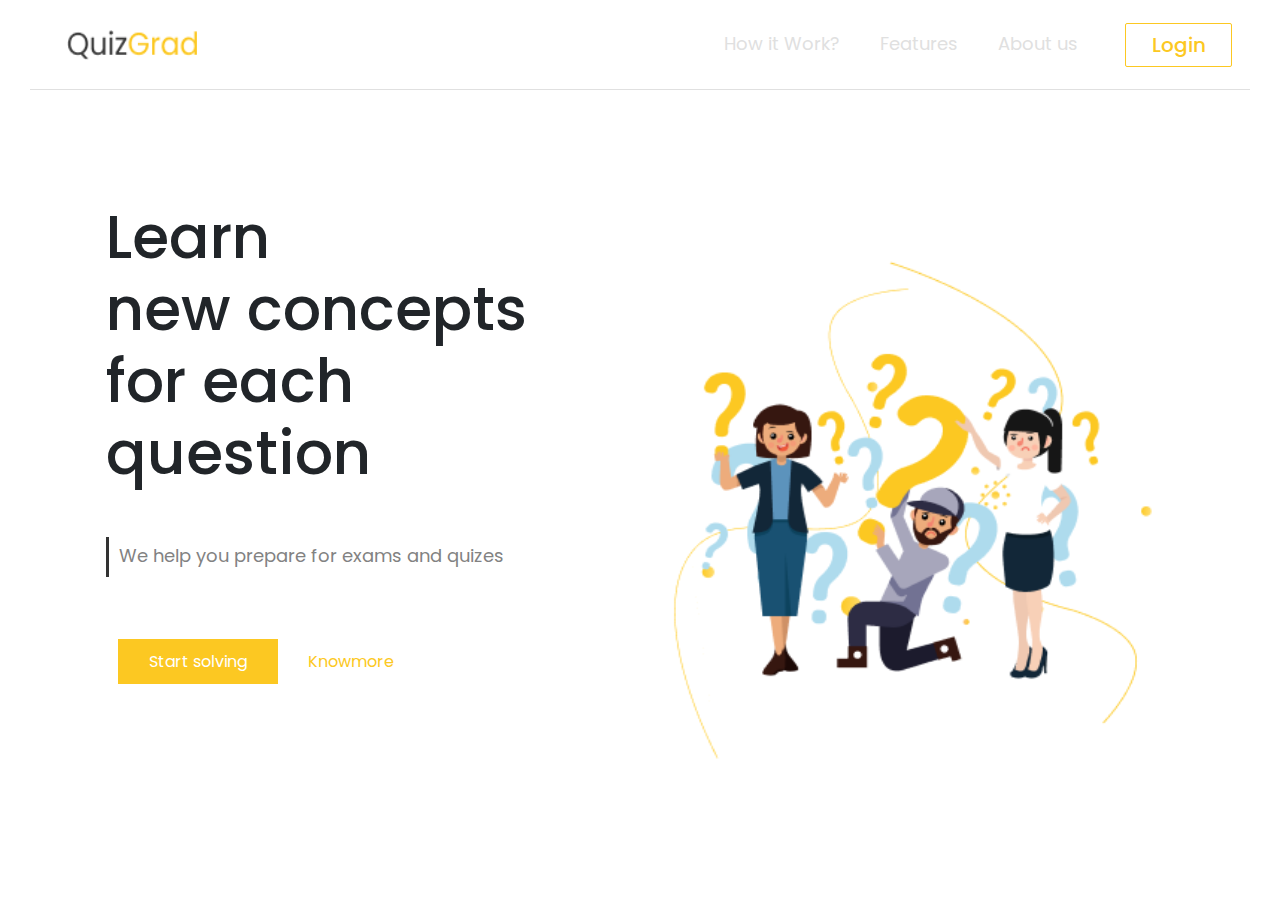
<file: index.html>
<!DOCTYPE html>
<html lang="en">

<head>
    <meta charset="UTF-8">
    <meta name="viewport" content="width=device-width, initial-scale=1.0">
    <link rel="stylesheet" href="style.css">
    <link href="https://cdn.jsdelivr.net/npm/bootstrap@5.3.3/dist/css/bootstrap.min.css" rel="stylesheet"
        integrity="sha384-QWTKZyjpPEjISv5WaRU9OFeRpok6YctnYmDr5pNlyT2bRjXh0JMhjY6hW+ALEwIH" crossorigin="anonymous">
    <link rel="stylesheet" href="https://cdnjs.cloudflare.com/ajax/libs/font-awesome/6.5.2/css/all.min.css"
        integrity="sha512-SnH5WK+bZxgPHs44uWIX+LLJAJ9/2PkPKZ5QiAj6Ta86w+fsb2TkcmfRyVX3pBnMFcV7oQPJkl9QevSCWr3W6A=="
        crossorigin="anonymous" referrerpolicy="no-referrer" />
    <title>Quiz Application</title>
</head>

<body>
    <div class="main">
        <!-- loader -->
        <section class="loading ">
            <div class="loading-bar">
                <span id="one"></span>
                <span id="two"></span>
                <span id="three"></span>
                <span id="four"></span>
            </div>
        </section>
        <!-- side bar  -->
<header class="sidebar">
    <div class="close-icon" onclick="closeModal();">
        <i class="fa-solid fa-xmark "></i>
    </div>
    <div class="d-flex align-items-center flex-column side-box">
        <div class="container d-flex justify-content-center sidebar-logo bg-white ">
            <img src="assest/Image/QuizGrad.png" alt="">
        </div>
        <div class="side-nav ">  
            <ul class="list">
                <li>How it Work?</li>
                <li>Features</li>
                <li>About us</li>
            </ul>
        </div>
    </div>
</header>     
<!-- nav bar         -->
        <header>
            <div class="container-fluid h-100 d-flex align-items-center">
                <div class="side-bar" onclick="openModal();" >
                    <i class="fa-solid fa-bars" ></i>
                </div>
                <div class="logo-box">
                    <img src="assest/Image/QuizGrad.png" alt="">
                    
                </div>
                
                <div class="nav-list d-flex  justify-content-end">
                    <ul class="d-flex ">
                        <li>How it Work?</li>
                        <li>Features</li>
                        <li>About us</li>
                    </ul>
                </div>
                <div class="nav-btn">
                    <a href="assest/Login/login.html">Login</a>
                    <!-- <button id="login-btn" ">Login</button> -->
                </div>

            </div>
        </header>
        <!-- hero section  -->
        <section class="hero-sec d-flex justify-content-center align-items-center">
            <div class="container row h-100 d-flex align-items-center gap-3">
                <div class=" col h-75">
                    <div class="container title-box d-flex flex-column h-100 ">
                        <div class="title">
                            <h1>Learn <br> new concepts <br> for each question</h1>
                        </div>
                        <div class="discription d-flex align-items-center">
                            <p>We help you prepare for exams and quizes</p>
                        </div>
                        <div class="container hero-sec-btn">
                            <div class="start-btn">
                                <a href="assest/Login/login.html">Start solving</a>
                            </div>
                            <div class="know-link">
                                <a href="assest/Login/login.html">
                                    <i class="fa fa-caret-down" aria-hidden="true"></i>
                                    Knowmore
                                </a>
                            </div>
                        </div>
                    </div>

                </div>
                <div class="image-box col  ">
                    <div class="container h-100 d-flex justify-content-center">
                        <img class="hero-img" src="assest/Image/Group 118.png" alt="">
                    </div>
                </div>
            </div>
        </section>
    </div>



    <script src="app.js"></script>
</body>

</html>
</file>
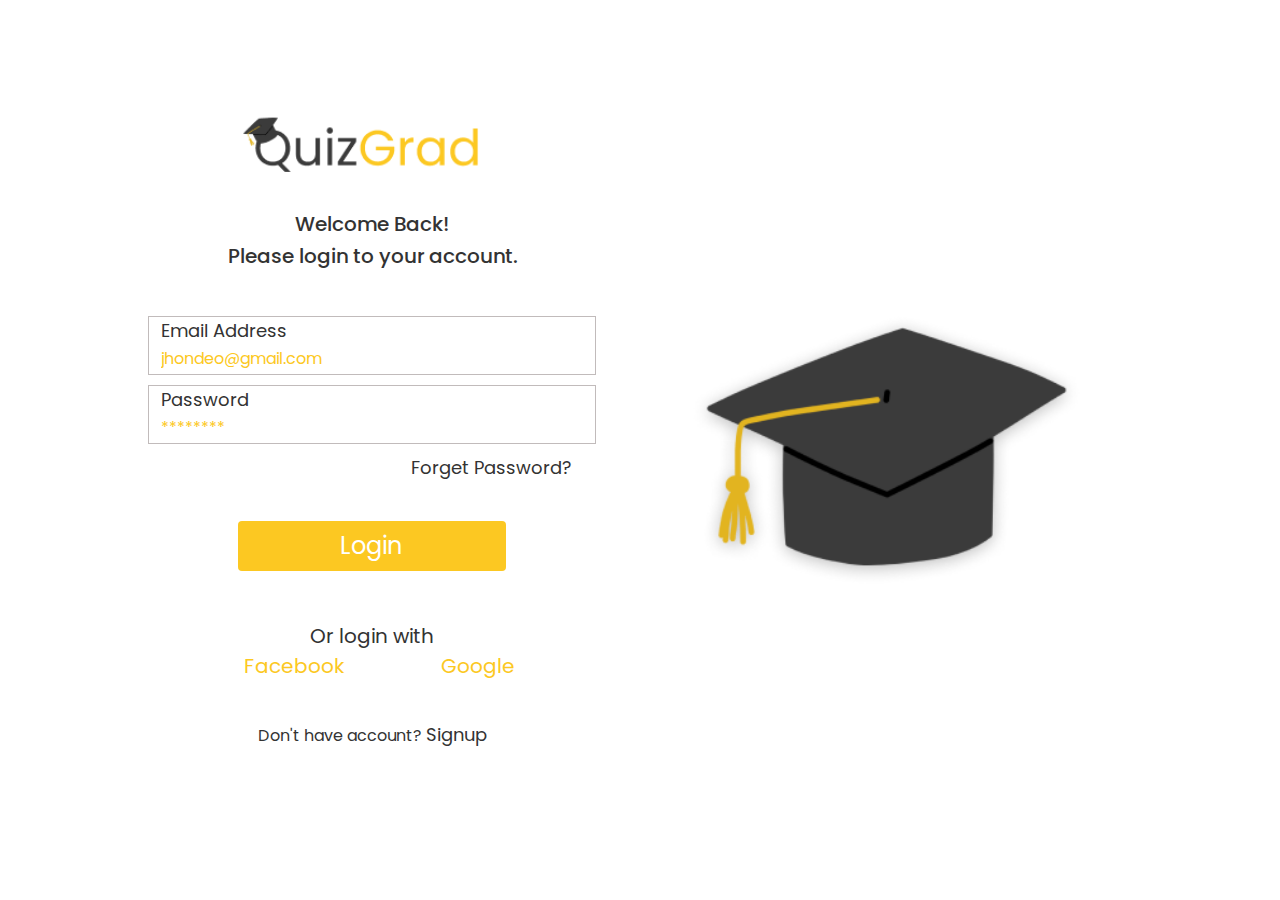
<file: assest/Login/login.html>
<!DOCTYPE html>
<html lang="en">
<head>
    <meta charset="UTF-8">
    <meta name="viewport" content="width=device-width, initial-scale=1.0">
    <link rel="stylesheet" href="login.css">
        <!-- bootstrap css link  -->
        <link rel="stylesheet" href="https://cdn.jsdelivr.net/npm/bootstrap@5.3.3/dist/css/bootstrap.min.css">
        <!-- FontAwesome css link  -->
    <link rel="stylesheet" href="https://cdnjs.cloudflare.com/ajax/libs/font-awesome/6.5.2/css/all.min.css"
        integrity="sha512-SnH5WK+bZxgPHs44uWIX+LLJAJ9/2PkPKZ5QiAj6Ta86w+fsb2TkcmfRyVX3pBnMFcV7oQPJkl9QevSCWr3W6A=="
        crossorigin="anonymous" referrerpolicy="no-referrer" />
    <title>Login</title>
</head>
<body>
    <section class="loading ">
        <div class="loading-bar">
            <span id="one"></span>
            <span id="two"></span>
            <span id="three"></span>
            <span id="four"></span>
        </div>
    </section>
    <div class="main w-100 row d-flex align-items-center justify-content-center">
            <section class=" d-flex flex-column box">    
                <div class="container d-flex align-items-center justify-content-center">
                    <img class="title" src="../Image/Group 114.png" alt="">
                </div>
                <div class="container text-center">
                    <h5>Welcome Back!</h5>
                    <h5>Please login to your account.</h5>
                </div>
                <div class="container ">
                    <form action="">
                        <!-- <div class="container input-box">
                            <span>User Name</span>
                            <input type="text" placeholder="Enter your Name" id="username">
                        </div> -->
                        <div class="container input-box">
                            <span>Email Address</span>
                            <input type="email" placeholder="jhondeo@gmail.com" id="loginEmail">
                        </div>
                        <div class="container input-box">
                            <span>Password</span>
                            <div class="d-flex">
                                <input type="password"  placeholder="********" id="loginPassword" class="password">
                                <div id="eye-icon" onclick="showHide();">
                                    <i class="fa-solid fa-eye-slash"></i>
                                </div>
                            </div>
                        </div>
                        <div class="container d-flex align-items-center ">
                            <p class="login-error"></p>
                            <div class="container d-flex justify-content-end">
                                <a href="#" class="Forget-link">Forget Password?</a>
                            </div>
                        </div>
                    </form>
                </div>
                <div class="container d-flex justify-content-evenly"> 
                    <button class="login-btn" onclick="login();">Login</button>
                    <!-- <button class="signup-btn">Login</button> -->
                </div>
                <div class="container social-login-link">
                    <span class="social-text d-block text-center">Or login with</span>
                  <div class="d-flex justify-content-evenly" >
                    <a href="https://www.facebook.com" target="_blank" class="social-link"><i class="fa-brands fa-facebook"></i>Facebook
                    </a>
                    <a href="https://www.google.com" target="_blank" class="social-link"><i class="fa-brands fa-google"></i>Google
                    </a>
                  </div>
                </div>
                <div class="container d-flex justify-content-center">
                    <label for="signup-link">
                        Don't have account?
                       <a href="../Signup/signup.html" class="signup-link">Signup</a>
                   </label>
                </div>
            </section>
            <section class="d-flex align-items-center justify-content-center box2">
                <img src="../Image/Hands Graduate.png" class="signup-side-img" alt="">
            </section>
    </div>












    <script src="../../app.js"></script>
</body>
</html>
</file>
<file: style.css>
@import url('https://fonts.googleapis.com/css2?family=Poppins:ital,wght@0,100;0,200;0,300;0,400;0,500;0,600;0,700;0,800;0,900;1,100;1,200;1,300;1,400;1,500;1,600;1,700;1,800;1,900&display=swap');

* {
    padding: 0;
    margin: 0;
    box-sizing: border-box;
    font-family: 'Poppins', sans-serif;
}

body {
    width: 100%;
    height: 100Vh;
    color: #333333;
    background-color: #f7f1e3;
}

.main {
    width: 100%;
    height: 100%;
    overflow: hidden;

}

/* side bar work  */
.sidebar {
    height: 100%;
    width: 100%;
    display: none;
    justify-content: center;
    background-color: #fcc822;
}
.side-box {
    padding: 60px 0px;
    
}
.side-nav {
    padding: 20px 0px;
}
.sidebar-logo {
    padding: 10px 20px;
    border-radius: 20px;
}

.list li {
    list-style: none;
    font-size: 20px;
    /* color: #ffffff; */
    color: #000;
    /* margin-right: 40px; */
    margin-top: 20px;
    cursor: pointer;
}

.list li:hover {
    background: #f7f1e3;
    padding: 0px 12px;
    border-radius: 18px;
}
.close-icon i {
    position: relative;
    top: 20px;
    left: 270px;
    font-size: 30px;
    cursor: pointer;
    /* background-color: #333; */
}

/*      nav-bar work  */

header {
    width: 100%;
    height: 10%;
    padding: 0px 30px;
    /* background-color: aquamarine; */
}

.container-fluid {
    /* background-color: aqua; */
    border-bottom: 1px solid #E0E0E0;
    padding: 40px 0px;

}

.side-bar i {
    font-size: 30px;
    display: none;
}

.logo-box {
    /* background-color: blue; */
    width: 15%;
    display: flex;
    justify-content: center;
    cursor: pointer;
    border-radius: 20px;
    padding: 6px;
}

.logo-box img {
    width: 130px;
    height: 30px;
}

.nav-list {
    width: 75%;
    /* background-color: bisque; */
    /* text-align:  center; */
}

.nav-list ul li {
    list-style: none;
    font-size: 18px;
    color: #E0E0E0;
    /* color: #000; */
    margin-right: 40px;
    margin-top: 14px;
    cursor: pointer;
}

.nav-list ul li:hover {
    border-bottom: 1px solid #fcc822;
    transition: 0.5s ease-in-out;
}

.nav-btn {
    width: 10%;
    display: flex;
    justify-content: center;
}

.nav-btn a {
    border: 1px solid #fcc822;
    border-radius: 2px;
    outline: none;
    padding: 6px 26px;
    background-color: transparent;
    font-size: 20px;
    font-weight: 500;
    color: #fcc822;
    text-decoration: none;
}

.nav-btn a:hover {
    background-color: #fcc822;
    color: #333333;
}


/* hero section working  */

.hero-sec {
    height: 90%;

}

.title-box {
    padding: 10px;
    gap: 40px;
    line-height: 30px;
}

.title h1 {
    font-size: 60px;
}

.discription {
    height: 40px;
    padding: 14px 0px 0px 10px;
    border-left: 3px solid #333;
    color: #828282;
}

.discription p {
    font-size: 18px;
}

.hero-sec-btn {
    display: flex;
    font-size: 16px;
    padding: 30px 0px 0px 0px;
}

.hero-sec-btn a {
    text-decoration: none;
    color: #ffffff;
}

.start-btn a {
    background-color: #fcc822;
    color: #ffffff;
    padding: 10px 30px;
    border: 1px solid #fcc822;

}

.start-btn a:hover {
    background: transparent;
    color: #fcc822;
}

.know-link a {
    color: #fcc822 !important;
    padding: 10px 30px;
}

.hero-img {
    width: 570px;
    height: 530px;
}
/* loader bar */
.loading {
    background: #ffffff;
    height: 100vh;
    /* width: 100%; */
    display: none;
    justify-content: center;
    align-items: center;
}

.loading-bar {
    position: relative;
    width: 200px;
    height: 200px;

}

.loading-bar span {
    position: absolute;
    border: none;
    display: block;
    height: 20%;
    width: 20%;
    border-radius: 50%;
    animation: speed 2s infinite ease-in-out;
}

#one {
    background: #333333;
    animation-delay: 1.5s;
}

#two {
    background: #fcc822;
    animation-delay: 1s;
}

#three {
    background: #333333;
    animation-delay: 0.5s;
}

#four {
    background: #fcc822;
}@keyframes speed {
    0% {
        transform: translate(0%);
        border-radius: 40%;
    }

    25% {
        transform: translate(150%) scale(0.5);
        border-radius: 0%;
    }

    50% {
        transform: translate(150%, 150%);
        border-radius: 40%;
    }

    75% {
        transform: translate(0%, 150%) scale(0.5);
        border-radius: 0%;
    }
}


@media (max-width: 668px) {
    .main {
        overflow-y: scroll;
    }
    .nav-list ul li {
        display: none;
    }

    .logo-box {
        position: relative;
        left: 50px;
    }

    .title h1 {
        font-size: 40px;
        margin-top: 20px;
    }
    .side-bar i {
        display: block;
    }
    .hero-sec-btn {
        display: block ;
        
    }
    .start-btn {
        margin-bottom: 20px;
    }
    .nav-btn {
        width: 6%;
        padding: 10px;
    }
    .nav-btn a { 
        padding: 6px 20px;
    }
    .hero-img {
        width: 400px;
    height: 400px;
    }

    

}
</file>
<file: assest/Login/login.css>
@import url('https://fonts.googleapis.com/css2?family=Roboto:ital,wght@0,100;0,300;0,400;0,500;0,700;0,900;1,100;1,300;1,400;1,500;1,700;1,900&display=swap');
@import url('https://fonts.googleapis.com/css2?family=Poppins:ital,wght@0,100;0,200;0,300;0,400;0,500;0,600;0,700;0,800;0,900;1,100;1,200;1,300;1,400;1,500;1,600;1,700;1,800;1,900&display=swap');
* {
    padding: 0;
    margin: 0;
    box-sizing: border-box;
    font-family: 'Poppins', sans-serif;
    color: #333333;
} 
.main {
    height: 100vh;
    overflow: hidden;
}
.main section {
    padding: 10px;
    height: 80vh;
    padding: 20px;
    width: 40%;
}
.box{
    gap: 40px;
}
.title {
    width: 60%;
}
.input-box {
    border: 1px solid #c1bbbb;
    /* padding: 6px 10px 6px 6px; */
    margin-bottom: 10px;
    /* border-radius: 4px; */
}
.input-box:focus-within {
    border-left: 4px solid #fcc822;

}
form {
    font-family: "Roboto", Poppins;
}
form input {
    width: 100%;
    height: 30px;
    border: none;
    outline: none;
    color: #fcc822;
    background: transparent;
    font-size: 16px;
    padding: 0;
}
form input::placeholder {
    color: #fcc822;
}
.input-box span {
 font-size: 18px;
 font-weight: 400;
}
.form-check {
    margin-top: 20px;
}
.Forget-link {
    color: #333333;
    text-decoration: none;
    font-size: 18px;

}
.Forget-link:hover {
    color: #fcc822;
    text-decoration: underline;
}
.login-error {
    color: red;
    font-size: 18px;
}
.signup-link {
    color: #333333;
    text-decoration: none;
    font-size: 18px;
    /* margin-bottom: 15px; */
}

.signup-link:hover {
    color: #fcc822;
    text-decoration: underline;
}
/* .checkbox {
    accent-color: #fcc822 !important;
    width: 20px !important;
    height: 20px !important;
}
.checkbox:checked {
    background-color:#fcc822 !important;
    border: #fcc822;
}
.checkbox:hover {
    color: #fcc822 !important;
}
.form-check-label {
    font-size: 18px !important;
    margin-left: 6px;
} */
.login-btn {
    border: none;
    outline: none;
    background: #fcc822;
    color: #ffffff;
    width: 60%;
    height: 50px;
    /* padding: 10px 30px; */
    font-size: 24px;
    /* transition: 0.5 ease-in-out; */
    border-radius: 4px;

}
.login-btn:hover {
    background: transparent;
    border: 2px solid #fcc822;
    color: #fcc822;
}
.signup-btn {
    border: 2px solid #fcc822;
    outline: none;
    background: transparent;
    color: #fcc822;
    width: 40%;
    height: 50px;
    font-size: 24px;
    border-radius: 4px;

}
.signup-btn:hover {
    background: #fcc822;
    border: none;
    color: #ffffff;
}
.social-login-link {
    font-size: 20px;
    margin-top: 10px;
}
.social-link {
    text-decoration: none;
    color: #fcc822;
    display: flex;
    gap: 15px;
    /* justify-content: center; */
    align-items: center;
    cursor: pointer;
}
.social-link i {
    color: #fcc822;
}
.signup-side-img {
    width: 400px;
    height: 560px;
    object-fit: contain;
    /* margin-left: 100px; */
}
/* loader bar */
.loading {
    background: #ffffff;
    height: 100vh;
    /* width: 100%; */
    display: none;
    justify-content: center;
    align-items: center;
}

.loading-bar {
    position: relative;
    width: 200px;
    height: 200px;

}

.loading-bar span {
    position: absolute;
    border: none;
    display: block;
    height: 20%;
    width: 20%;
    border-radius: 50%;
    animation: speed 2s infinite ease-in-out;
}

#one {
    background: #333333;
    animation-delay: 1.5s;
}

#two {
    background: #fcc822;
    animation-delay: 1s;
}

#three {
    background: #333333;
    animation-delay: 0.5s;
}

#four {
    background: #fcc822;
}@keyframes speed {
    0% {
        transform: translate(0%);
        border-radius: 40%;
    }

    25% {
        transform: translate(150%) scale(0.5);
        border-radius: 0%;
    }

    50% {
        transform: translate(150%, 150%);
        border-radius: 40%;
    }

    75% {
        transform: translate(0%, 150%) scale(0.5);
        border-radius: 0%;
    }
}



/* responsive */
@media (max-width: 800px) {
    .main {
           display: block !important;
           overflow-y: hidden;
    }
       .box2,
       .signup-side-img {
           width: 0% !important;
           height: 0% !important;
       }
       .box{    
           width: 100% !important;
           /* height: 90% !important; */
       }
       .social-login-link {
        flex-direction: column;
       }
       .social-text {
        text-align: center;
       }
   }
</file>
